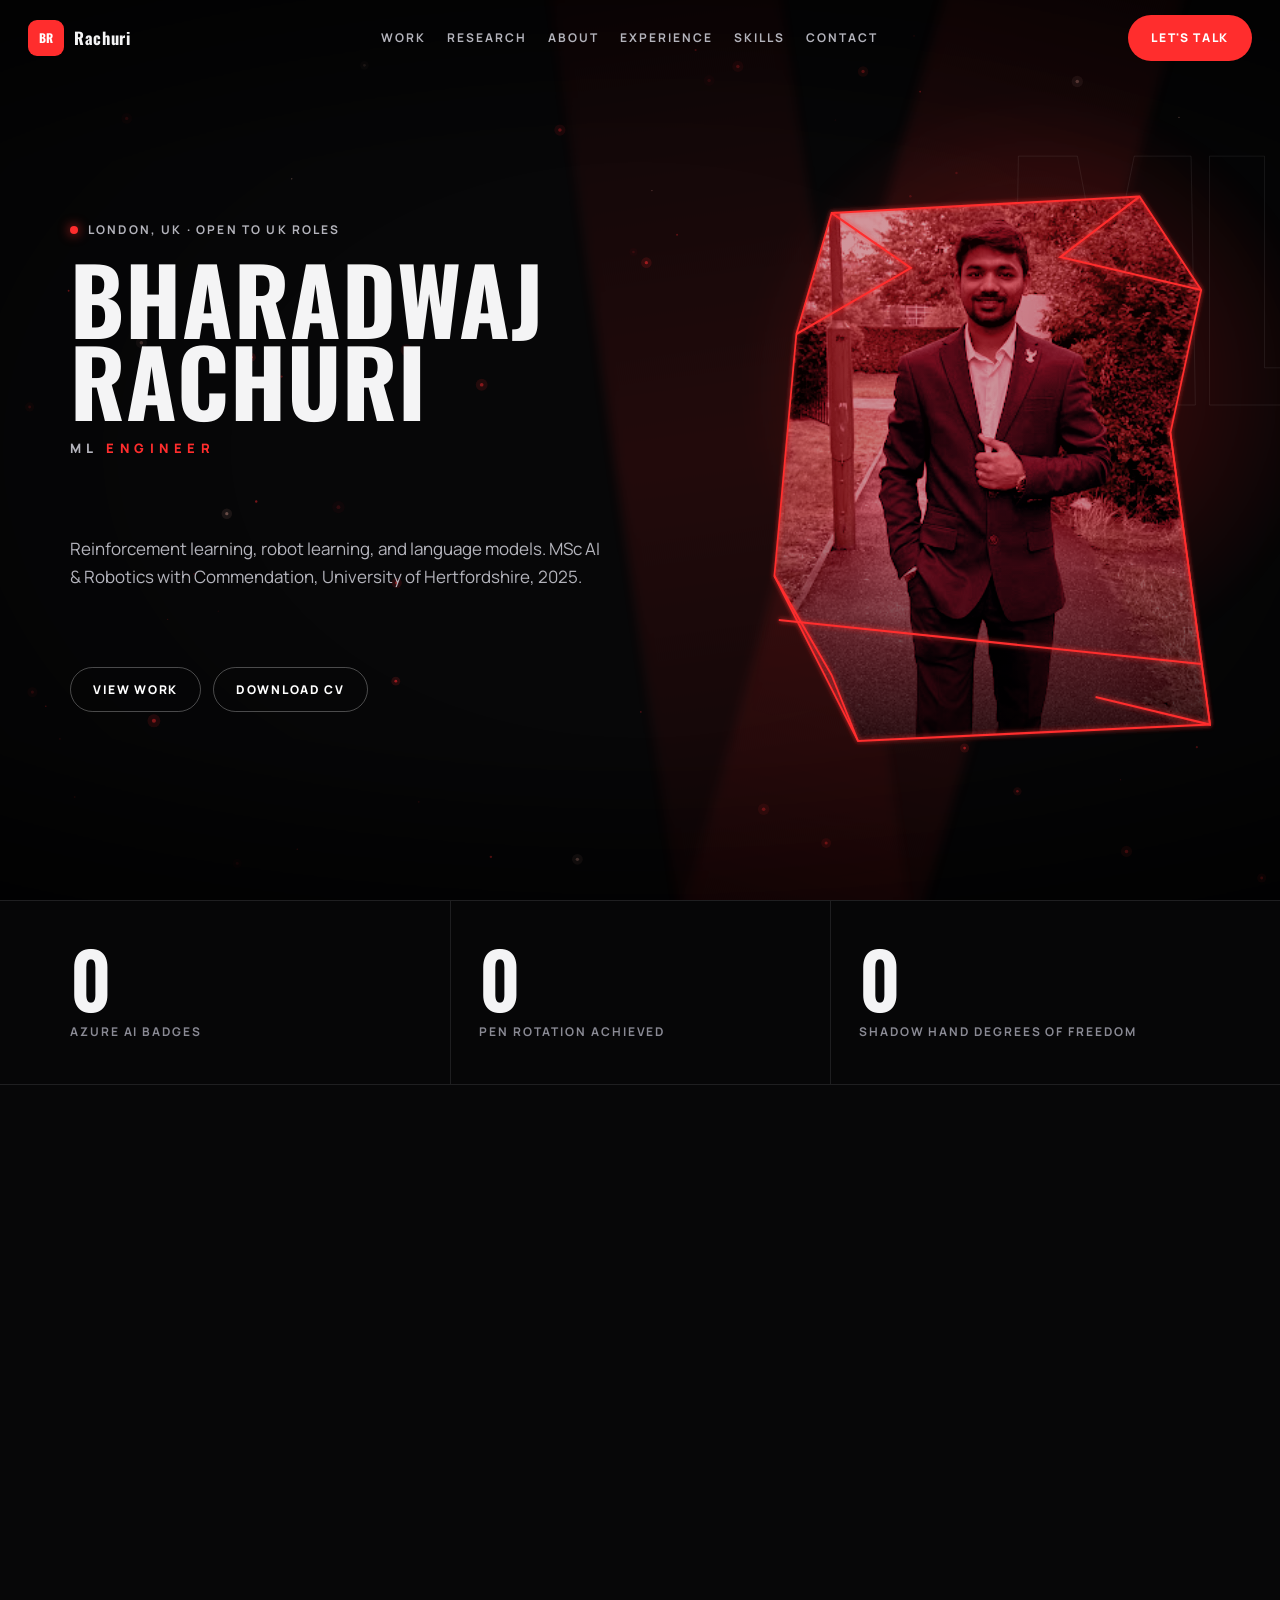
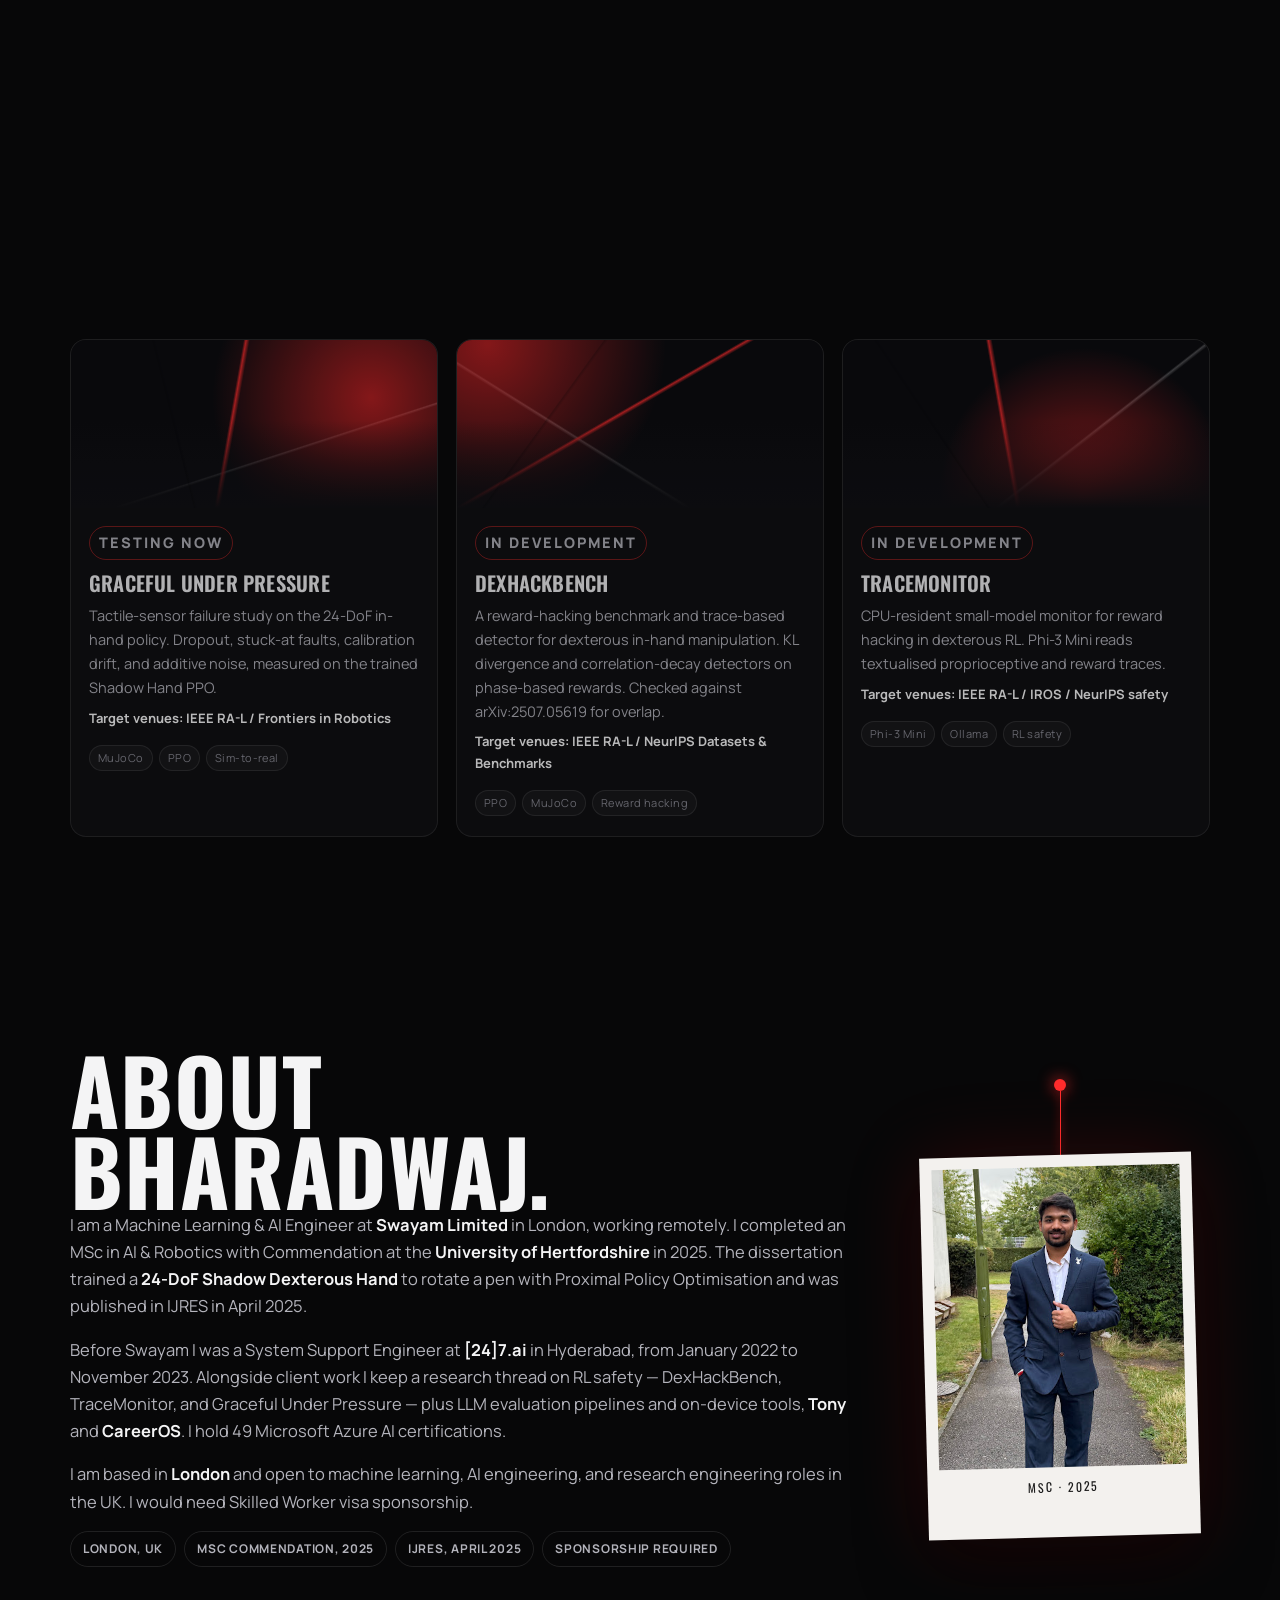
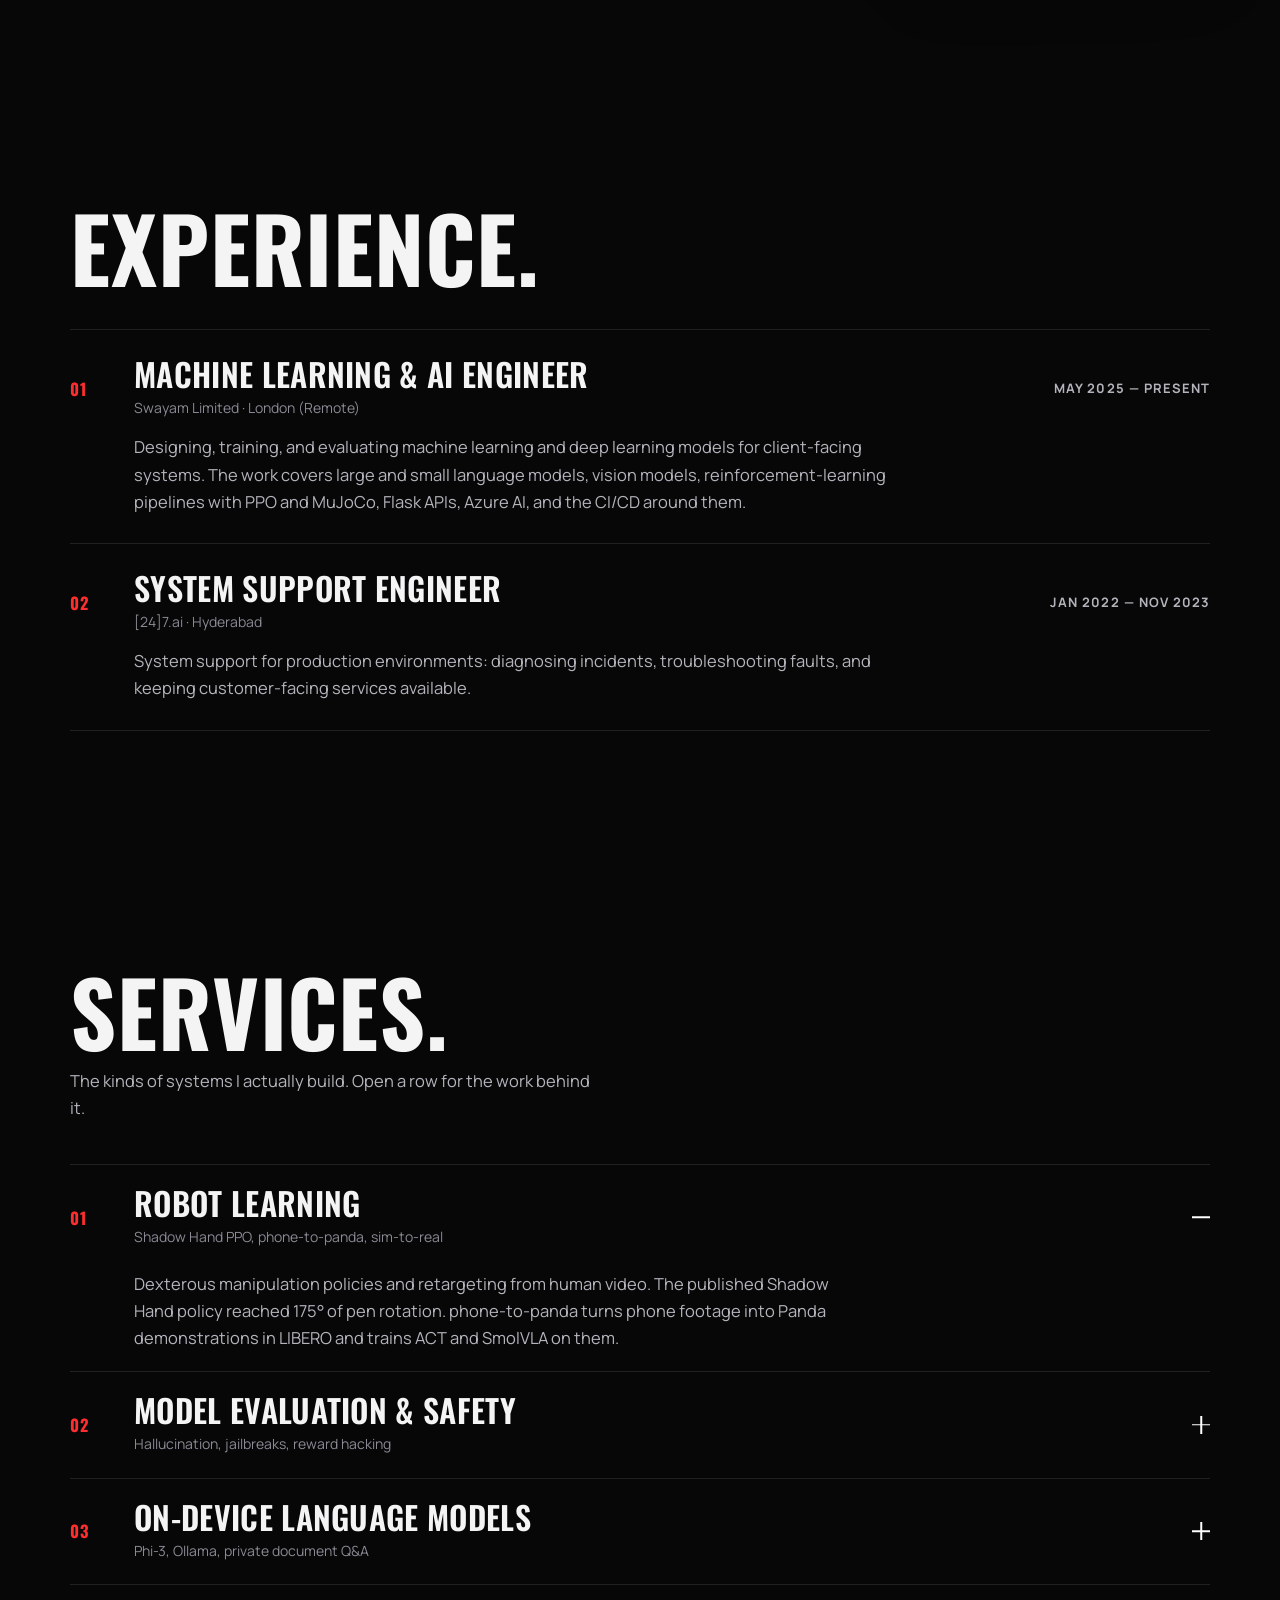
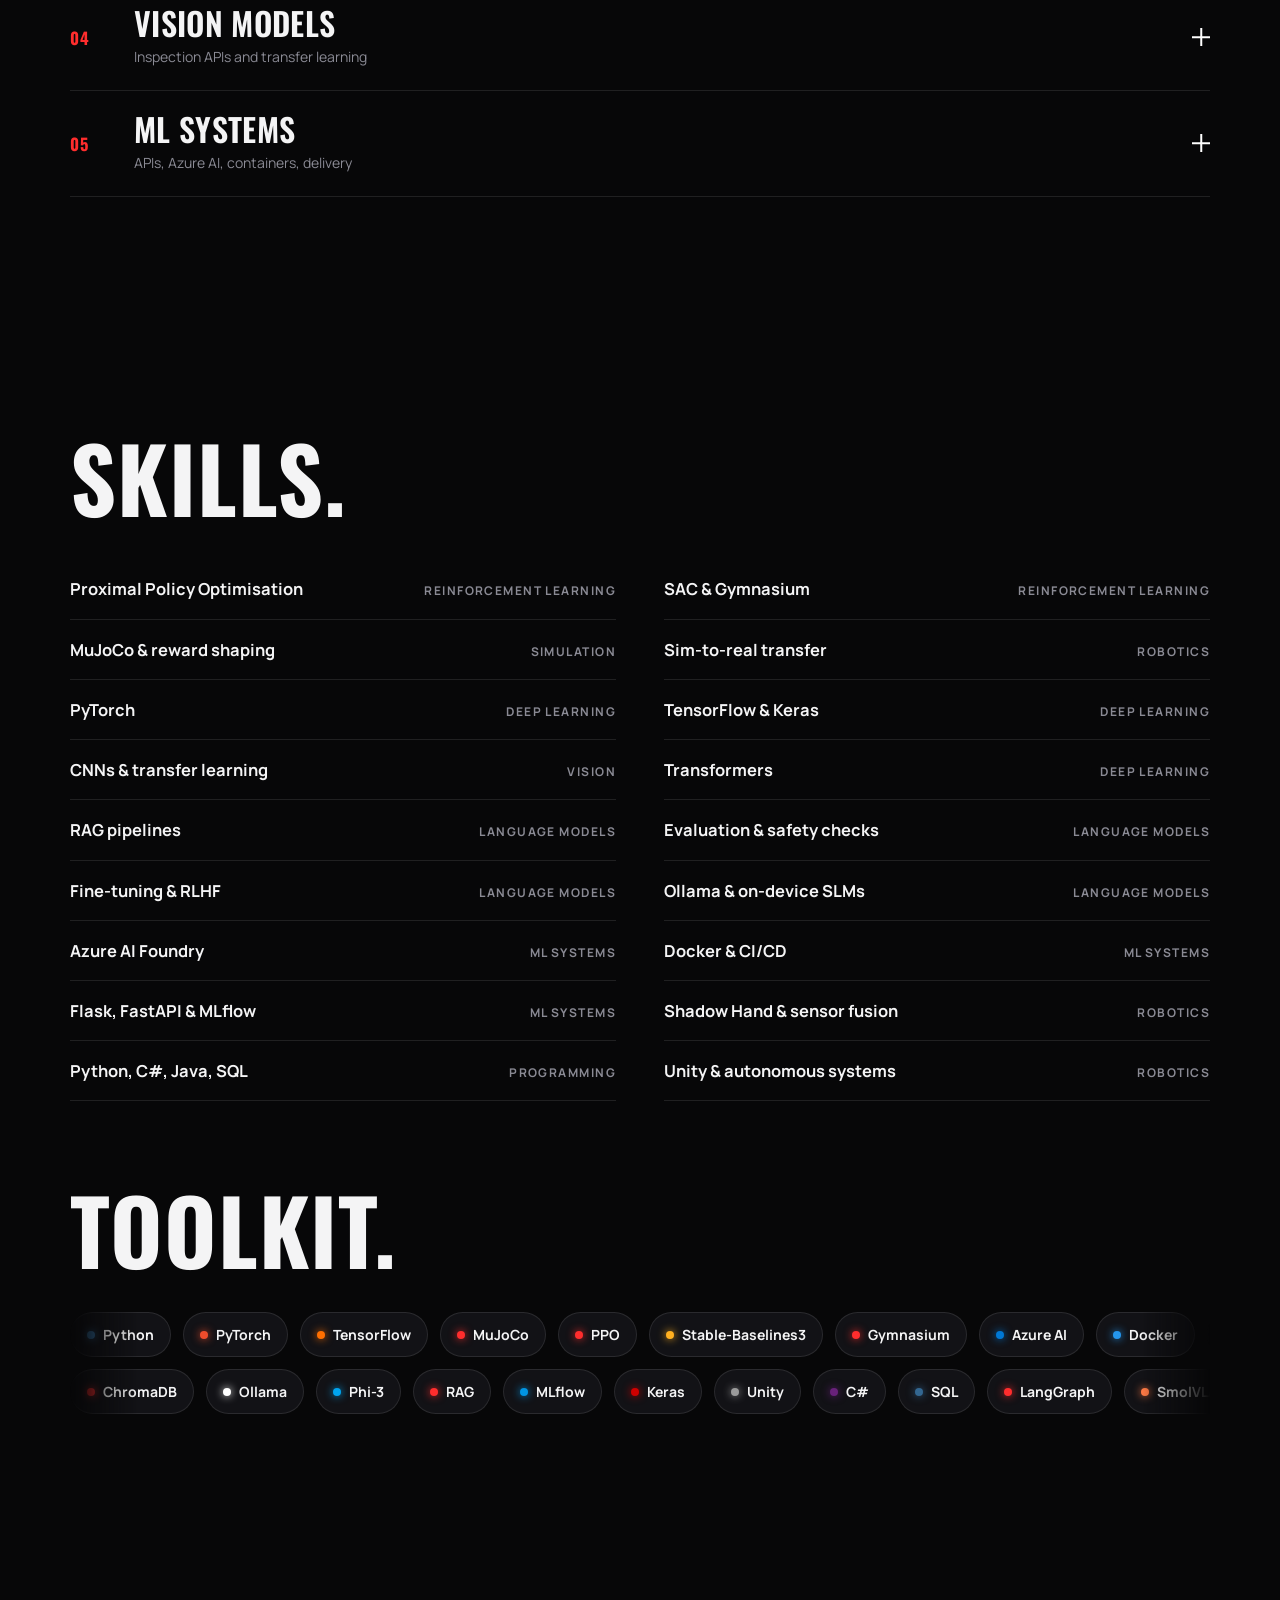
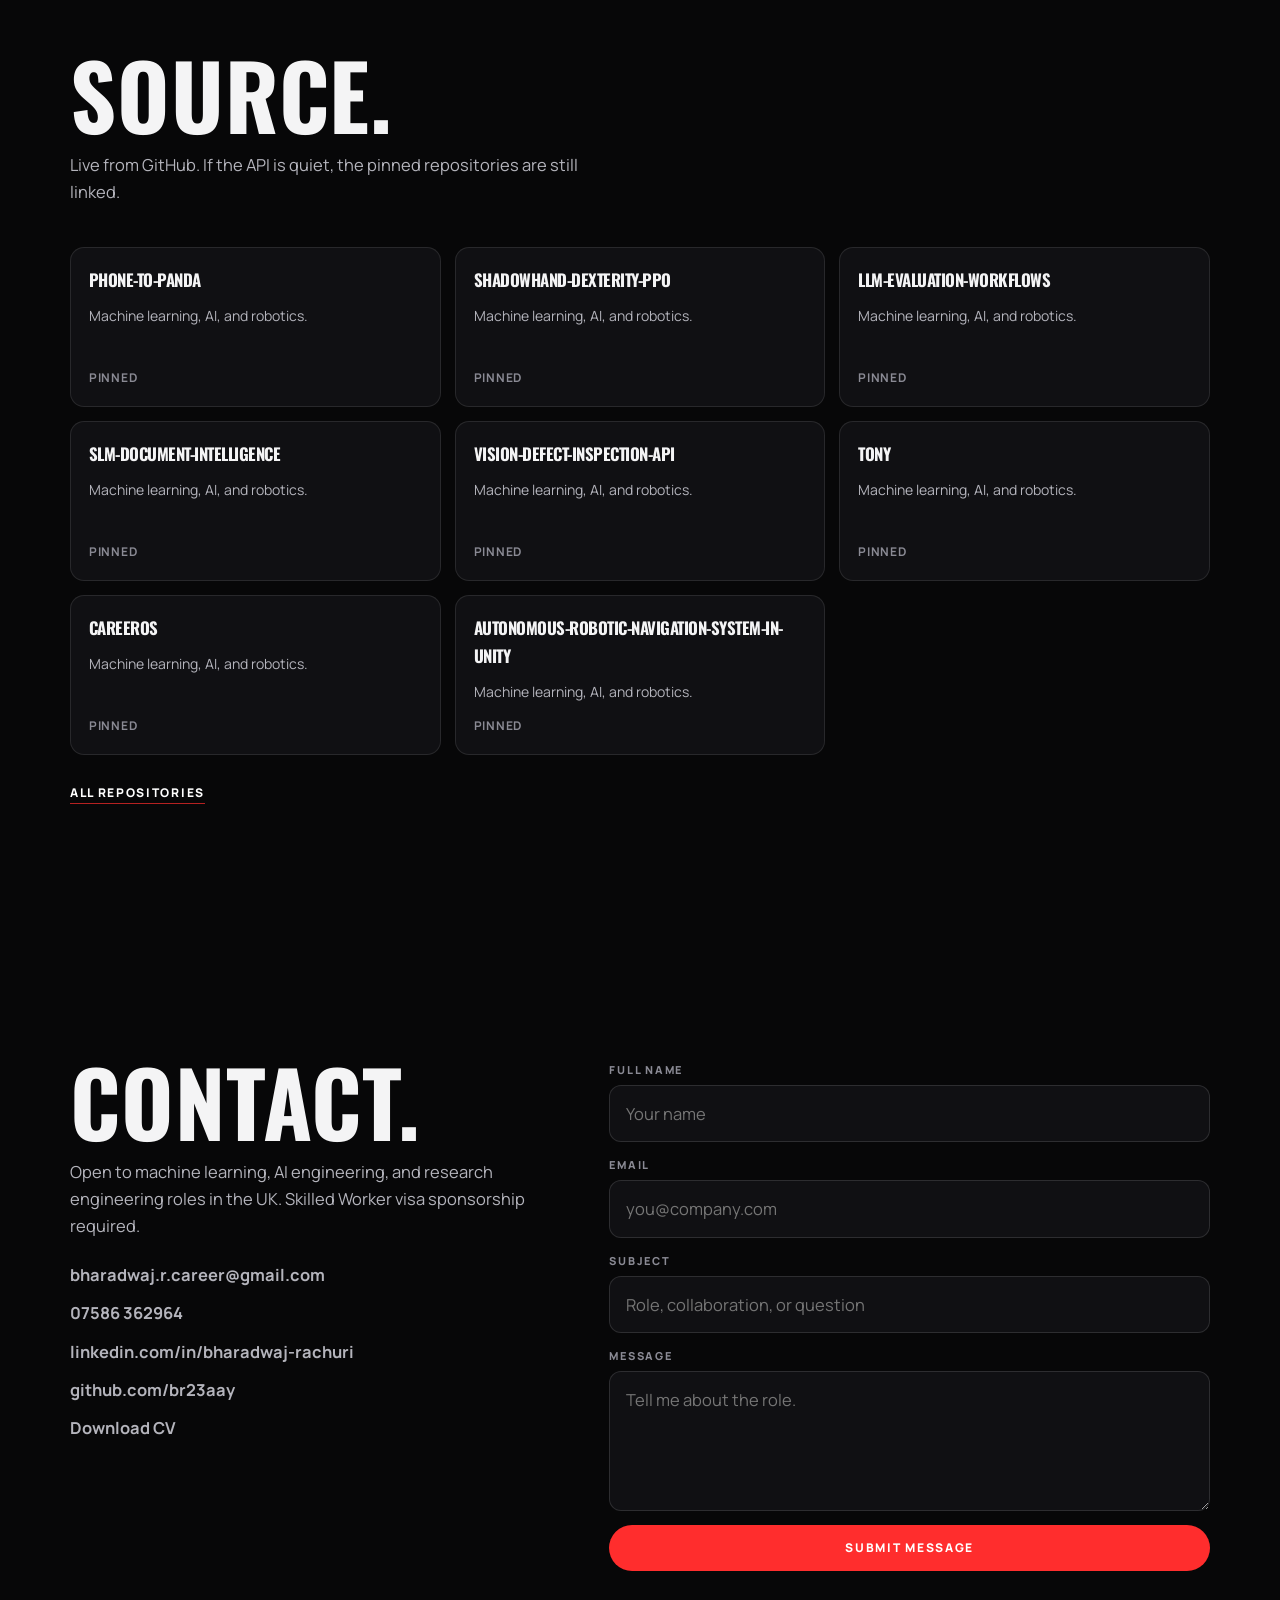
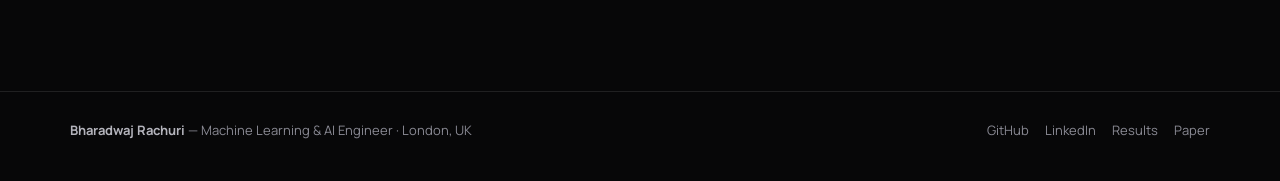
<file: index.html>
<!DOCTYPE html>
<html lang="en">
<head>
<meta charset="UTF-8">
<meta name="viewport" content="width=device-width, initial-scale=1.0">
<title>Bharadwaj Rachuri — ML &amp; AI Engineer | London</title>
<meta name="description" content="Bharadwaj Rachuri is a Machine Learning &amp; AI Engineer in London. MSc AI &amp; Robotics (Commendation), University of Hertfordshire, 2025. IJRES published research and 49 Azure AI badges. Open to UK roles.">
<meta property="og:title" content="Bharadwaj Rachuri — ML &amp; AI Engineer">
<meta property="og:description" content="Machine Learning &amp; AI Engineer in London. MSc AI &amp; Robotics (Commendation), IJRES published research, 49 Azure AI badges. Open to UK roles.">
<meta property="og:image" content="https://br23aay.github.io/Photo.jpg">
<meta property="og:image:alt" content="Bharadwaj Rachuri">
<meta property="og:url" content="https://br23aay.github.io">
<meta property="og:type" content="website">
<meta name="twitter:card" content="summary_large_image">
<meta name="twitter:title" content="Bharadwaj Rachuri — ML &amp; AI Engineer">
<meta name="twitter:description" content="Machine Learning &amp; AI Engineer in London. MSc AI &amp; Robotics (Commendation), IJRES published research, 49 Azure AI badges.">
<meta name="twitter:image" content="https://br23aay.github.io/Photo.jpg">
<meta name="theme-color" content="#070708">
<link rel="canonical" href="https://br23aay.github.io">

<script async src="https://www.googletagmanager.com/gtag/js?id=G-F2FKEY97EV"></script>
<script>
window.dataLayer = window.dataLayer || [];
function gtag(){dataLayer.push(arguments);}
gtag('js', new Date());
gtag('config', 'G-F2FKEY97EV');
</script>

<link rel="preconnect" href="https://fonts.googleapis.com">
<link rel="preconnect" href="https://fonts.gstatic.com" crossorigin>
<link rel="icon" href="data:image/svg+xml,%3Csvg xmlns='http://www.w3.org/2000/svg' viewBox='0 0 32 32'%3E%3Crect width='32' height='32' rx='7' fill='%23ff2d2d'/%3E%3Ctext x='16' y='21.5' text-anchor='middle' font-family='Arial,sans-serif' font-size='12' font-weight='700' fill='white'%3EBR%3C/text%3E%3C/svg%3E">
<link href="https://fonts.googleapis.com/css2?family=Manrope:wght@400;500;600;700;800&family=Oswald:wght@500;600;700&display=swap" rel="stylesheet">
<link rel="stylesheet" href="css/site.css">
<script>
document.documentElement.classList.add("loading");
if (window.matchMedia("(prefers-reduced-motion: reduce)").matches) {
  document.documentElement.classList.add("reduce");
  document.documentElement.classList.remove("loading");
}
</script>
</head>
<body id="top">
<a class="skip" href="#work">Skip to work</a>
<canvas id="particles" aria-hidden="true"></canvas>
<div class="vignette" aria-hidden="true"></div>

<div id="loader">
  <p class="sr-only">Loading</p>
  <p class="load-num" aria-hidden="true"><span id="load-count">0</span><small>%</small></p>
  <p class="load-phrase" aria-hidden="true">Every model trains<br><em>real systems</em></p>
  <div class="load-bar" aria-hidden="true"><span id="load-fill"></span></div>
</div>

<header id="nav">
  <a class="logo" href="#top" aria-label="Bharadwaj Rachuri, home">
    <span class="logo-mark">BR</span>
    <span>Rachuri</span>
  </a>
  <nav class="nav-links" aria-label="Primary">
    <a href="#work">Work</a>
    <a href="#research">Research</a>
    <a href="#about">About</a>
    <a href="#experience">Experience</a>
    <a href="#skills">Skills</a>
    <a href="#contact">Contact</a>
  </nav>
  <a class="btn btn-red nav-cta" href="#contact">Let's talk</a>
  <button class="nav-burger" id="burger" type="button" aria-expanded="false" aria-controls="nav-panel" aria-label="Menu">
    <span></span><span></span><span></span>
  </button>
</header>

<nav class="nav-panel" id="nav-panel" aria-label="Mobile">
  <a href="#work">Work</a>
  <a href="#research">Research</a>
  <a href="#about">About</a>
  <a href="#experience">Experience</a>
  <a href="#skills">Skills</a>
  <a href="#contact">Contact</a>
  <a class="btn btn-red" href="#contact">Let's talk</a>
</nav>

<main>
  <section id="hero" aria-label="Introduction">
    <div class="hero-glow" aria-hidden="true"></div>
    <div class="beam beam-a" aria-hidden="true"></div>
    <div class="beam beam-b" aria-hidden="true"></div>
    <p class="watermark" aria-hidden="true">ML</p>
    <div class="wrap hero-grid">
      <div class="hero-title">
        <p class="eyebrow"><span class="dot" aria-hidden="true"></span> London, UK · Open to UK roles</p>
        <h1>Bharadwaj<br>Rachuri</h1>
        <p class="role">ML <strong>Engineer</strong></p>
      </div>
      <p class="hero-lede">Reinforcement learning, robot learning, and language models. MSc AI &amp; Robotics with Commendation, University of Hertfordshire, 2025.</p>
      <div class="hero-actions">
        <a class="btn btn-ghost" href="#work">View work</a>
        <a class="btn btn-ghost" href="Bharadwaj_Rachuri_CV.pdf" target="_blank" rel="noopener noreferrer">Download CV</a>
      </div>
      <div class="hero-visual">
        <div class="hero-stage">
          <div class="hero-photo">
            <img src="Photo.jpg" alt="Bharadwaj Rachuri in a navy suit" width="432" height="432" fetchpriority="high">
            <div class="grade" aria-hidden="true"></div>
          </div>
          <svg class="shards" viewBox="0 0 100 100" preserveAspectRatio="none" aria-hidden="true">
            <defs>
              <filter id="shard-glow" x="-30%" y="-30%" width="160%" height="160%">
                <feDropShadow dx="0" dy="0" stdDeviation="0.45" flood-color="#ff2d2d" flood-opacity="0.95"/>
              </filter>
            </defs>
            <g fill="none" stroke="#ff2d2d" stroke-width="0.4" filter="url(#shard-glow)">
              <polygon points="14,4 84,1 98,18 91,44 100,97 20,100 1,70 6,26"/>
              <polyline points="14,4 32,14 6,26"/>
              <polyline points="84,1 66,12 98,18"/>
              <polyline points="1,70 14,88 20,100"/>
              <polyline points="91,44 100,97 74,92"/>
              <line x1="2" y1="78" x2="98" y2="86"/>
            </g>
          </svg>
        </div>
      </div>
    </div>
  </section>

  <section class="stats" aria-label="Selected figures">
    <div class="wrap stats-row">
      <p class="stat">
        <span class="stat-num" data-count="49">0</span>
        <span class="stat-label">Azure AI badges</span>
      </p>
      <p class="stat">
        <span class="stat-num" data-count="175" data-suffix="°">0</span>
        <span class="stat-label">Pen rotation achieved</span>
      </p>
      <p class="stat">
        <span class="stat-num" data-count="24">0</span>
        <span class="stat-label">Shadow Hand degrees of freedom</span>
      </p>
    </div>
  </section>

  <section class="block" id="work">
    <div class="wrap">
      <header class="sec-head reveal">
        <h2 class="sec-title">Work.</h2>
        <p class="sec-sub">Published research, robot-learning code, and evaluation tools. The numbers come from training runs, papers, and test logs.</p>
      </header>

      <article class="feature reveal" id="research">
        <div>
          <p class="kicker">IJRES · Vol. 13 · Issue 6 · pp. 164–183 · April 2025</p>
          <h3>Reinforcement learning for dexterous in-hand manipulation</h3>
          <p>First-authored study of a 24-DoF Shadow Dexterous Hand learning to rotate a pen with Proximal Policy Optimisation, phase-based reward shaping, and tactile feedback. The policy was caught exploiting the reward, then corrected. Results held across three training seeds.</p>
          <div class="feature-actions">
            <a href="https://ijres.org/papers/Volume-13/Issue-6/1306164183.pdf" target="_blank" rel="noopener noreferrer">Read paper</a>
            <a href="reward_hacking_visualiser.html">Reward-hacking dashboard</a>
            <a href="https://github.com/br23aay/shadowhand-dexterity-ppo" target="_blank" rel="noopener noreferrer">Source</a>
            <a href="results-dashboard.html">Results hub</a>
          </div>
        </div>
        <div class="feature-metrics">
          <div><strong>175°</strong><span>Rotation achieved</span></div>
          <div><strong>97.2%</strong><span>Of the 180° target</span></div>
          <div><strong>18,007</strong><span>Peak reward</span></div>
          <div><strong>&gt;90%</strong><span>Touch accuracy</span></div>
          <div><strong>3 seeds</strong><span>3.118 ± 0.047 rad</span></div>
          <div><strong>73,728</strong><span>Timesteps on CPU</span></div>
        </div>
      </article>
      <p class="cite reveal">Rachuri, B. (2025). Reinforcement Learning for Robot Dexterous In-Hand Manipulation of Objects (Shadow Hand). <em>IJRES</em>, Vol. 13, Issue 6, pp. 164–183. ISSN: 2320-9364. <a href="https://ijres.org/papers/Volume-13/Issue-6/1306164183.pdf" target="_blank" rel="noopener noreferrer">ijres.org</a></p>

      <div class="card-grid">
        <article class="card reveal">
          <a class="card-media" href="https://github.com/br23aay/phone-to-panda" target="_blank" rel="noopener noreferrer" aria-label="phone-to-panda on GitHub">
            <div class="art" style="--ang:118deg;--gx:78%;--gy:22%"></div>
          </a>
          <div class="card-body">
            <p class="badge">Open source · Oct 2026</p>
            <h3><a href="https://github.com/br23aay/phone-to-panda" target="_blank" rel="noopener noreferrer">phone-to-panda</a></h3>
            <p>Fourteen phone clips of a hand, retargeted to a Panda arm in LIBERO and stored relative to the object so one clip replays on any layout. ACT trained and SmolVLA fine-tuned on the demonstrations, plus a study of how far the motion can be sped up.</p>
            <p class="metric">93% replay success on unseen layouts · 101 demonstrations · ACT and SmolVLA 58% from camera images</p>
            <ul class="tags"><li>LeRobot</li><li>LIBERO</li><li>SmolVLA</li><li>ACT</li><li>MediaPipe</li></ul>
          </div>
        </article>

        <article class="card reveal">
          <a class="card-media" href="reward_hacking_visualiser.html" aria-label="Shadow Hand reward hacking visualiser">
            <div class="art" style="--ang:152deg;--gx:30%;--gy:70%"></div>
          </a>
          <div class="card-body">
            <p class="badge">Live tool</p>
            <h3><a href="reward_hacking_visualiser.html">Shadow Hand reward hacking</a></h3>
            <p>Interactive view of the published run: where reward hacking shows up, KL divergence, touch-sensor accuracy across five fingers, and seed reproducibility.</p>
            <p class="metric">7 charts · 92 training episodes · figures from the paper</p>
            <div class="card-links">
              <a href="reward_hacking_visualiser.html">Dashboard</a>
              <a href="https://github.com/br23aay/shadowhand-dexterity-ppo" target="_blank" rel="noopener noreferrer">Code</a>
            </div>
            <ul class="tags"><li>Chart.js</li><li>JavaScript</li><li>AI safety</li></ul>
          </div>
        </article>

        <article class="card reveal">
          <a class="card-media" href="llm_eval_report.html" aria-label="LLM evaluation report">
            <div class="art" style="--ang:96deg;--gx:84%;--gy:18%"></div>
          </a>
          <div class="card-body">
            <p class="badge">Live project</p>
            <h3><a href="llm_eval_report.html">LLM evaluation workflows</a></h3>
            <p>End-to-end evaluation for hallucination, safety guardrails, jailbreak detection, and RAG. No external dependencies. It runs on CPU.</p>
            <p class="metric">14 pass · 6 warn · 0 fail · average score 0.847</p>
            <div class="card-links">
              <a href="llm_eval_report.html">Report</a>
              <a href="https://github.com/br23aay/llm-evaluation-workflows" target="_blank" rel="noopener noreferrer">Code</a>
            </div>
            <ul class="tags"><li>Python</li><li>RAG</li><li>LLM safety</li></ul>
          </div>
        </article>

        <article class="card reveal">
          <a class="card-media" href="slm-results-dashboard.html" aria-label="SLM document intelligence results">
            <div class="art" style="--ang:140deg;--gx:20%;--gy:30%"></div>
          </a>
          <div class="card-body">
            <p class="badge">Personal build</p>
            <h3><a href="slm-results-dashboard.html">On-premise SLM documents</a></h3>
            <p>Local document question-answering. Phi-3 Mini through Ollama, ChromaDB retrieval, a Flask API, and SQLite logs. Inference stays on the machine.</p>
            <p class="metric">7 endpoints · average groundedness 0.834 · fully local</p>
            <div class="card-links">
              <a href="slm-results-dashboard.html">Results</a>
              <a href="https://github.com/br23aay/slm-document-intelligence" target="_blank" rel="noopener noreferrer">Code</a>
            </div>
            <ul class="tags"><li>Phi-3 Mini</li><li>Ollama</li><li>ChromaDB</li><li>Flask</li></ul>
          </div>
        </article>

        <article class="card reveal">
          <a class="card-media" href="vision-results-dashboard.html" aria-label="Vision defect inspection results">
            <div class="art" style="--ang:70deg;--gx:62%;--gy:80%"></div>
          </a>
          <div class="card-body">
            <p class="badge">Personal build</p>
            <h3><a href="vision-results-dashboard.html">Vision defect inspection</a></h3>
            <p>MobileNetV2 transfer learning classifies product images as defect or no-defect. Flask REST API, Dockerised, and covered by an automated test suite.</p>
            <p class="metric">98.3% train · 91.7% validation · 26/26 tests passing</p>
            <div class="card-links">
              <a href="vision-results-dashboard.html">Results</a>
              <a href="https://github.com/br23aay/vision-defect-inspection-api" target="_blank" rel="noopener noreferrer">Code</a>
            </div>
            <ul class="tags"><li>TensorFlow</li><li>MobileNetV2</li><li>Docker</li></ul>
          </div>
        </article>

        <article class="card reveal">
          <a class="card-media" href="https://github.com/br23aay/Autonomous-Robotic-Navigation-System-in-Unity" target="_blank" rel="noopener noreferrer" aria-label="Autonomous robotic navigation on GitHub">
            <div class="art" style="--ang:164deg;--gx:40%;--gy:24%"></div>
          </a>
          <div class="card-body">
            <p class="badge">MSc · 100 / 100</p>
            <h3><a href="https://github.com/br23aay/Autonomous-Robotic-Navigation-System-in-Unity" target="_blank" rel="noopener noreferrer">Autonomous navigation</a></h3>
            <p>Sensor-driven vehicle in Unity. A seven-ray sensor array handles lane-keeping and obstacle avoidance. Scored 100/100 in the MSc assessment.</p>
            <p class="metric">Full autonomous loop · 7-sensor array</p>
            <ul class="tags"><li>Unity</li><li>C#</li><li>Sensor fusion</li></ul>
          </div>
        </article>

        <article class="card reveal">
          <a class="card-media" href="https://github.com/br23aay/tony" target="_blank" rel="noopener noreferrer" aria-label="Tony on GitHub">
            <div class="art" style="--ang:108deg;--gx:88%;--gy:60%"></div>
          </a>
          <div class="card-body">
            <p class="badge">Personal tool · May 2025 – present</p>
            <h3><a href="https://github.com/br23aay/tony" target="_blank" rel="noopener noreferrer">Tony</a></h3>
            <p>Local assistant with a skill folder for each behaviour. A matching message loads that skill into context. Multi-model backend via Ollama, a markdown vault, and a security layer. Python, Flask, and HTML.</p>
            <p class="metric">Skill-based context · local models · in active development</p>
            <ul class="tags"><li>Python</li><li>Flask</li><li>Ollama</li><li>LLM</li></ul>
          </div>
        </article>

        <article class="card reveal">
          <a class="card-media" href="https://github.com/br23aay/CareerOS" target="_blank" rel="noopener noreferrer" aria-label="CareerOS on GitHub">
            <div class="art" style="--ang:132deg;--gx:18%;--gy:78%"></div>
          </a>
          <div class="card-body">
            <p class="badge">Personal tool · May 2025 – present</p>
            <h3><a href="https://github.com/br23aay/CareerOS" target="_blank" rel="noopener noreferrer">CareerOS</a></h3>
            <p>Local-first system for a job search: Adzuna search, ghost-job checks, ATS scoring, a resume writer, Gmail monitoring, and analytics. A person approves anything that would be sent. LangGraph orchestration is in progress.</p>
            <p class="metric">13 departments · human approval gate</p>
            <ul class="tags"><li>Python</li><li>Streamlit</li><li>SQLite</li><li>LangGraph</li></ul>
          </div>
        </article>
      </div>

      <p class="group-label reveal">In progress</p>
      <div class="card-grid">
        <article class="card is-soon reveal">
          <div class="art" style="--ang:100deg;--gx:70%;--gy:40%"></div>
          <div class="card-body">
            <p class="badge">Testing now</p>
            <h3>Graceful Under Pressure</h3>
            <p>Tactile-sensor failure study on the 24-DoF in-hand policy. Dropout, stuck-at faults, calibration drift, and additive noise, measured on the trained Shadow Hand PPO.</p>
            <p class="metric">Target venues: IEEE RA-L / Frontiers in Robotics</p>
            <ul class="tags"><li>MuJoCo</li><li>PPO</li><li>Sim-to-real</li></ul>
          </div>
        </article>
        <article class="card is-soon reveal">
          <div class="art" style="--ang:150deg;--gx:24%;--gy:20%"></div>
          <div class="card-body">
            <p class="badge">In development</p>
            <h3>DexHackBench</h3>
            <p>A reward-hacking benchmark and trace-based detector for dexterous in-hand manipulation. KL divergence and correlation-decay detectors on phase-based rewards. Checked against arXiv:2507.05619 for overlap.</p>
            <p class="metric">Target venues: IEEE RA-L / NeurIPS Datasets &amp; Benchmarks</p>
            <ul class="tags"><li>PPO</li><li>MuJoCo</li><li>Reward hacking</li></ul>
          </div>
        </article>
        <article class="card is-soon reveal">
          <div class="art" style="--ang:80deg;--gx:60%;--gy:76%"></div>
          <div class="card-body">
            <p class="badge">In development</p>
            <h3>TraceMonitor</h3>
            <p>CPU-resident small-model monitor for reward hacking in dexterous RL. Phi-3 Mini reads textualised proprioceptive and reward traces.</p>
            <p class="metric">Target venues: IEEE RA-L / IROS / NeurIPS safety</p>
            <ul class="tags"><li>Phi-3 Mini</li><li>Ollama</li><li>RL safety</li></ul>
          </div>
        </article>
      </div>
    </div>
  </section>

  <section class="block" id="about">
    <div class="wrap about-grid">
      <div class="about-copy reveal">
        <h2 class="sec-title">About<br>Bharadwaj.</h2>
        <p>I am a Machine Learning &amp; AI Engineer at <strong>Swayam Limited</strong> in London, working remotely. I completed an MSc in AI &amp; Robotics with Commendation at the <strong>University of Hertfordshire</strong> in 2025. The dissertation trained a <strong>24-DoF Shadow Dexterous Hand</strong> to rotate a pen with Proximal Policy Optimisation and was published in IJRES in April 2025.</p>
        <p>Before Swayam I was a System Support Engineer at <strong>[24]7.ai</strong> in Hyderabad, from January 2022 to November 2023. Alongside client work I keep a research thread on RL safety — DexHackBench, TraceMonitor, and Graceful Under Pressure — plus LLM evaluation pipelines and on-device tools, <strong>Tony</strong> and <strong>CareerOS</strong>. I hold 49 Microsoft Azure AI certifications.</p>
        <p>I am based in <strong>London</strong> and open to machine learning, AI engineering, and research engineering roles in the UK. I would need Skilled Worker visa sponsorship.</p>
        <div class="about-meta">
          <span class="chip">London, UK</span>
          <span class="chip">MSc commendation, 2025</span>
          <span class="chip">IJRES, April 2025</span>
          <span class="chip">Sponsorship required</span>
        </div>
      </div>
      <div class="reveal">
        <div class="swing-wrap">
          <div class="pin" aria-hidden="true"></div>
          <div class="string" aria-hidden="true"></div>
          <figure class="polaroid">
            <img src="Photo.jpg" alt="Portrait of Bharadwaj Rachuri" width="432" height="432" loading="lazy">
            <figcaption>MSc · 2025</figcaption>
          </figure>
        </div>
      </div>
    </div>
  </section>

  <section class="block" id="experience">
    <div class="wrap">
      <header class="sec-head reveal">
        <h2 class="sec-title">Experience.</h2>
      </header>
      <div class="jobs">
        <article class="job reveal">
          <div class="job-top">
            <span class="job-idx">01</span>
            <div>
              <h3>Machine Learning &amp; AI Engineer</h3>
              <p class="job-meta">Swayam Limited · London (Remote)</p>
            </div>
            <time datetime="2025-05">May 2025 — Present</time>
          </div>
          <p class="job-body">Designing, training, and evaluating machine learning and deep learning models for client-facing systems. The work covers large and small language models, vision models, reinforcement-learning pipelines with PPO and MuJoCo, Flask APIs, Azure AI, and the CI/CD around them.</p>
        </article>
        <article class="job reveal">
          <div class="job-top">
            <span class="job-idx">02</span>
            <div>
              <h3>System Support Engineer</h3>
              <p class="job-meta">[24]7.ai · Hyderabad</p>
            </div>
            <time datetime="2022-01/2023-11">Jan 2022 — Nov 2023</time>
          </div>
          <p class="job-body">System support for production environments: diagnosing incidents, troubleshooting faults, and keeping customer-facing services available.</p>
        </article>
      </div>
    </div>
  </section>

  <section class="block" id="services">
    <div class="wrap">
      <header class="sec-head reveal">
        <h2 class="sec-title">Services.</h2>
        <p class="sec-sub">The kinds of systems I actually build. Open a row for the work behind it.</p>
      </header>
      <div class="acc-list">
        <div class="acc is-open reveal">
          <button class="acc-btn" type="button" aria-expanded="true">
            <span class="acc-idx">01</span>
            <span>
              <span class="acc-title">Robot learning</span>
              <span class="acc-tease">Shadow Hand PPO, phone-to-panda, sim-to-real</span>
            </span>
            <span class="plus" aria-hidden="true"></span>
          </button>
          <div class="acc-panel">
            <div class="acc-inner">
              <p>Dexterous manipulation policies and retargeting from human video. The published Shadow Hand policy reached 175° of pen rotation. phone-to-panda turns phone footage into Panda demonstrations in LIBERO and trains ACT and SmolVLA on them.</p>
            </div>
          </div>
        </div>
        <div class="acc reveal">
          <button class="acc-btn" type="button" aria-expanded="false">
            <span class="acc-idx">02</span>
            <span>
              <span class="acc-title">Model evaluation &amp; safety</span>
              <span class="acc-tease">Hallucination, jailbreaks, reward hacking</span>
            </span>
            <span class="plus" aria-hidden="true"></span>
          </button>
          <div class="acc-panel">
            <div class="acc-inner">
              <p>A CPU evaluation engine for language-model hallucination, safety, and RAG, averaging 0.847 with zero failures in the published report. Separate research tracks reward hacking in dexterous RL: DexHackBench and TraceMonitor.</p>
            </div>
          </div>
        </div>
        <div class="acc reveal">
          <button class="acc-btn" type="button" aria-expanded="false">
            <span class="acc-idx">03</span>
            <span>
              <span class="acc-title">On-device language models</span>
              <span class="acc-tease">Phi-3, Ollama, private document Q&amp;A</span>
            </span>
            <span class="plus" aria-hidden="true"></span>
          </button>
          <div class="acc-panel">
            <div class="acc-inner">
              <p>Document question-answering that never leaves the machine: Phi-3 Mini, ChromaDB, Flask, and SQLite. Average groundedness 0.834 across the logged queries. Tony uses the same local-model pattern for a skill-based assistant.</p>
            </div>
          </div>
        </div>
        <div class="acc reveal">
          <button class="acc-btn" type="button" aria-expanded="false">
            <span class="acc-idx">04</span>
            <span>
              <span class="acc-title">Vision models</span>
              <span class="acc-tease">Inspection APIs and transfer learning</span>
            </span>
            <span class="plus" aria-hidden="true"></span>
          </button>
          <div class="acc-panel">
            <div class="acc-inner">
              <p>MobileNetV2 defect classification behind a Dockerised Flask API. 98.3% training accuracy, 91.7% validation accuracy, and 26 of 26 tests passing.</p>
            </div>
          </div>
        </div>
        <div class="acc reveal">
          <button class="acc-btn" type="button" aria-expanded="false">
            <span class="acc-idx">05</span>
            <span>
              <span class="acc-title">ML systems</span>
              <span class="acc-tease">APIs, Azure AI, containers, delivery</span>
            </span>
            <span class="plus" aria-hidden="true"></span>
          </button>
          <div class="acc-panel">
            <div class="acc-inner">
              <p>The unglamorous layer around a model: Flask and FastAPI services, Azure AI, Docker, and CI/CD so a trained policy or classifier can be called by someone else. Forty-nine Azure AI badges sit behind that work.</p>
            </div>
          </div>
        </div>
      </div>
    </div>
  </section>

  <section class="block" id="skills">
    <div class="wrap">
      <header class="sec-head reveal">
        <h2 class="sec-title">Skills.</h2>
      </header>
      <div class="skill-grid reveal">
        <div class="skill-row"><span>Proximal Policy Optimisation</span><em>Reinforcement learning</em></div>
        <div class="skill-row"><span>SAC &amp; Gymnasium</span><em>Reinforcement learning</em></div>
        <div class="skill-row"><span>MuJoCo &amp; reward shaping</span><em>Simulation</em></div>
        <div class="skill-row"><span>Sim-to-real transfer</span><em>Robotics</em></div>
        <div class="skill-row"><span>PyTorch</span><em>Deep learning</em></div>
        <div class="skill-row"><span>TensorFlow &amp; Keras</span><em>Deep learning</em></div>
        <div class="skill-row"><span>CNNs &amp; transfer learning</span><em>Vision</em></div>
        <div class="skill-row"><span>Transformers</span><em>Deep learning</em></div>
        <div class="skill-row"><span>RAG pipelines</span><em>Language models</em></div>
        <div class="skill-row"><span>Evaluation &amp; safety checks</span><em>Language models</em></div>
        <div class="skill-row"><span>Fine-tuning &amp; RLHF</span><em>Language models</em></div>
        <div class="skill-row"><span>Ollama &amp; on-device SLMs</span><em>Language models</em></div>
        <div class="skill-row"><span>Azure AI Foundry</span><em>ML systems</em></div>
        <div class="skill-row"><span>Docker &amp; CI/CD</span><em>ML systems</em></div>
        <div class="skill-row"><span>Flask, FastAPI &amp; MLflow</span><em>ML systems</em></div>
        <div class="skill-row"><span>Shadow Hand &amp; sensor fusion</span><em>Robotics</em></div>
        <div class="skill-row"><span>Python, C#, Java, SQL</span><em>Programming</em></div>
        <div class="skill-row"><span>Unity &amp; autonomous systems</span><em>Robotics</em></div>
      </div>

      <header class="sec-head reveal" style="margin-top:88px">
        <h2 class="sec-title">Toolkit.</h2>
      </header>
      <div class="marquee" aria-label="Toolkit">
        <div class="marquee-track">
          <span class="pill"><i style="--c:#3776AB"></i>Python</span>
          <span class="pill"><i style="--c:#EE4C2C"></i>PyTorch</span>
          <span class="pill"><i style="--c:#FF6F00"></i>TensorFlow</span>
          <span class="pill"><i style="--c:#ff2d2d"></i>MuJoCo</span>
          <span class="pill"><i style="--c:#ff2d2d"></i>PPO</span>
          <span class="pill"><i style="--c:#ffb020"></i>Stable-Baselines3</span>
          <span class="pill"><i style="--c:#ff2d2d"></i>Gymnasium</span>
          <span class="pill"><i style="--c:#0078D4"></i>Azure AI</span>
          <span class="pill"><i style="--c:#2496ED"></i>Docker</span>
          <span class="pill"><i style="--c:#c9c9c9"></i>Flask</span>
          <span class="pill"><i style="--c:#009688"></i>FastAPI</span>
          <span class="pill"><i style="--c:#F05032"></i>Git</span>
          <span class="pill" aria-hidden="true"><i style="--c:#3776AB"></i>Python</span>
          <span class="pill" aria-hidden="true"><i style="--c:#EE4C2C"></i>PyTorch</span>
          <span class="pill" aria-hidden="true"><i style="--c:#FF6F00"></i>TensorFlow</span>
          <span class="pill" aria-hidden="true"><i style="--c:#ff2d2d"></i>MuJoCo</span>
          <span class="pill" aria-hidden="true"><i style="--c:#ff2d2d"></i>PPO</span>
          <span class="pill" aria-hidden="true"><i style="--c:#ffb020"></i>Stable-Baselines3</span>
          <span class="pill" aria-hidden="true"><i style="--c:#ff2d2d"></i>Gymnasium</span>
          <span class="pill" aria-hidden="true"><i style="--c:#0078D4"></i>Azure AI</span>
          <span class="pill" aria-hidden="true"><i style="--c:#2496ED"></i>Docker</span>
          <span class="pill" aria-hidden="true"><i style="--c:#c9c9c9"></i>Flask</span>
          <span class="pill" aria-hidden="true"><i style="--c:#009688"></i>FastAPI</span>
          <span class="pill" aria-hidden="true"><i style="--c:#F05032"></i>Git</span>
        </div>
      </div>
      <div class="marquee reverse" aria-hidden="true">
        <div class="marquee-track">
          <span class="pill"><i style="--c:#ff2d2d"></i>ChromaDB</span>
          <span class="pill"><i style="--c:#fff"></i>Ollama</span>
          <span class="pill"><i style="--c:#00A4EF"></i>Phi-3</span>
          <span class="pill"><i style="--c:#ff2d2d"></i>RAG</span>
          <span class="pill"><i style="--c:#0194E2"></i>MLflow</span>
          <span class="pill"><i style="--c:#D00000"></i>Keras</span>
          <span class="pill"><i style="--c:#9b9b9b"></i>Unity</span>
          <span class="pill"><i style="--c:#68217A"></i>C#</span>
          <span class="pill"><i style="--c:#336791"></i>SQL</span>
          <span class="pill"><i style="--c:#ff2d2d"></i>LangGraph</span>
          <span class="pill"><i style="--c:#ff7a45"></i>SmolVLA</span>
          <span class="pill"><i style="--c:#ff6a3d"></i>LeRobot</span>
          <span class="pill"><i style="--c:#00B3A4"></i>MediaPipe</span>
          <span class="pill"><i style="--c:#ff2d2d"></i>Transformers</span>
          <span class="pill"><i style="--c:#ff2d2d"></i>ChromaDB</span>
          <span class="pill"><i style="--c:#fff"></i>Ollama</span>
          <span class="pill"><i style="--c:#00A4EF"></i>Phi-3</span>
          <span class="pill"><i style="--c:#ff2d2d"></i>RAG</span>
          <span class="pill"><i style="--c:#0194E2"></i>MLflow</span>
          <span class="pill"><i style="--c:#D00000"></i>Keras</span>
          <span class="pill"><i style="--c:#9b9b9b"></i>Unity</span>
          <span class="pill"><i style="--c:#68217A"></i>C#</span>
          <span class="pill"><i style="--c:#336791"></i>SQL</span>
          <span class="pill"><i style="--c:#ff2d2d"></i>LangGraph</span>
          <span class="pill"><i style="--c:#ff7a45"></i>SmolVLA</span>
          <span class="pill"><i style="--c:#ff6a3d"></i>LeRobot</span>
          <span class="pill"><i style="--c:#00B3A4"></i>MediaPipe</span>
          <span class="pill"><i style="--c:#ff2d2d"></i>Transformers</span>
        </div>
      </div>
    </div>
  </section>

  <section class="block" id="source">
    <div class="wrap">
      <header class="sec-head reveal">
        <h2 class="sec-title">Source.</h2>
        <p class="sec-sub">Live from GitHub. If the API is quiet, the pinned repositories are still linked.</p>
      </header>
      <div id="repo-grid" class="repo-grid" aria-live="polite">
        <a class="repo" href="https://github.com/br23aay" target="_blank" rel="noopener noreferrer">
          <strong>Loading repositories</strong>
          <p>Fetching br23aay on GitHub.</p>
        </a>
      </div>
      <p style="margin-top:22px"><a class="text-link" href="https://github.com/br23aay" target="_blank" rel="noopener noreferrer">All repositories</a></p>
    </div>
  </section>

  <section class="block" id="contact">
    <div class="wrap contact-layout">
      <div class="reveal">
        <h2 class="sec-title">Contact.</h2>
        <p class="sec-sub">Open to machine learning, AI engineering, and research engineering roles in the UK. Skilled Worker visa sponsorship required.</p>
        <div class="contact-links">
          <a href="mailto:bharadwaj.r.career@gmail.com">bharadwaj.r.career@gmail.com</a>
          <a href="tel:+447586362964">07586 362964</a>
          <a href="https://linkedin.com/in/bharadwaj-rachuri" target="_blank" rel="noopener noreferrer">linkedin.com/in/bharadwaj-rachuri</a>
          <a href="https://github.com/br23aay" target="_blank" rel="noopener noreferrer">github.com/br23aay</a>
          <a href="Bharadwaj_Rachuri_CV.pdf" target="_blank" rel="noopener noreferrer">Download CV</a>
        </div>
      </div>
      <form class="reveal" id="contact-form" action="https://formspree.io/f/maqzndwe" method="POST">
        <div class="field">
          <label for="name">Full name</label>
          <input id="name" name="name" type="text" autocomplete="name" required placeholder="Your name">
        </div>
        <div class="field">
          <label for="email">Email</label>
          <input id="email" name="email" type="email" autocomplete="email" required placeholder="you@company.com">
        </div>
        <div class="field">
          <label for="subject">Subject</label>
          <input id="subject" name="subject" type="text" placeholder="Role, collaboration, or question">
        </div>
        <div class="field">
          <label for="message">Message</label>
          <textarea id="message" name="message" required placeholder="Tell me about the role."></textarea>
        </div>
        <button class="btn btn-red" id="contact-submit" type="submit">Submit message</button>
        <p class="form-note" id="form-ok" role="status">Message sent. I’ll get back to you within 24 hours.</p>
        <p class="form-note" id="form-err" role="status">Something went wrong. Email bharadwaj.r.career@gmail.com directly.</p>
      </form>
    </div>
  </section>
</main>

<footer>
  <div class="wrap foot">
    <div><strong>Bharadwaj Rachuri</strong> — Machine Learning &amp; AI Engineer · London, UK</div>
    <nav aria-label="Footer">
      <a href="https://github.com/br23aay" target="_blank" rel="noopener noreferrer">GitHub</a>
      <a href="https://linkedin.com/in/bharadwaj-rachuri" target="_blank" rel="noopener noreferrer">LinkedIn</a>
      <a href="results-dashboard.html">Results</a>
      <a href="https://ijres.org/papers/Volume-13/Issue-6/1306164183.pdf" target="_blank" rel="noopener noreferrer">Paper</a>
    </nav>
  </div>
</footer>

<noscript>
  <style>
    #loader { display: none !important; }
    html, body { overflow: auto !important; }
    .reveal { opacity: 1 !important; transform: none !important; }
    .stat-num[data-count="49"]::after { content: none; }
  </style>
</noscript>
<script src="js/site.js"></script>
</body>
</html>
</file>
<file: css/site.css>
:root {
  --bg: #070708;
  --bg-raise: #101013;
  --ink: #f4f4f5;
  --muted: #b4b4bc;
  --dim: #8a8a94;
  --line: rgba(255, 255, 255, 0.1);
  --red: #ff2d2d;
  --red-2: #ff4d4d;
  --display: "Oswald", "Arial Narrow", Impact, sans-serif;
  --body: "Manrope", "Segoe UI", sans-serif;
  --nav: 76px;
  --wrap: 1140px;
}

*,
*::before,
*::after { box-sizing: border-box; }

html { scroll-behavior: smooth; color-scheme: dark; }

html.loading,
html.loading body { overflow: hidden; }

body {
  margin: 0;
  background: var(--bg);
  color: var(--ink);
  font-family: var(--body);
  font-size: 16.5px;
  line-height: 1.65;
  overflow-x: hidden;
}

img { max-width: 100%; display: block; }
button, input, textarea { font: inherit; color: inherit; }
a { color: inherit; text-decoration: none; }
button { cursor: pointer; }
::selection { background: var(--red); color: #fff; }

:focus-visible {
  outline: 2px solid var(--red);
  outline-offset: 3px;
}

.skip {
  position: absolute;
  left: 16px;
  top: -48px;
  z-index: 80;
  background: var(--red);
  color: #fff;
  padding: 8px 14px;
  border-radius: 999px;
  font-weight: 700;
}
.skip:focus { top: 16px; }

#particles {
  position: fixed;
  inset: 0;
  z-index: 0;
  width: 100%;
  height: 100%;
  pointer-events: none;
}

.vignette {
  position: fixed;
  inset: 0;
  z-index: 1;
  pointer-events: none;
  background:
    radial-gradient(ellipse at center, transparent 45%, rgba(0, 0, 0, 0.55) 100%),
    linear-gradient(180deg, rgba(0, 0, 0, 0.35), transparent 18%, transparent 82%, rgba(0, 0, 0, 0.45));
}

#loader {
  position: fixed;
  inset: 0;
  z-index: 90;
  background:
    radial-gradient(circle at 72% 42%, rgba(190, 0, 0, 0.32), transparent 36%),
    radial-gradient(circle at 18% 80%, rgba(120, 0, 0, 0.22), transparent 32%),
    #050506;
  transition: opacity 0.7s ease, visibility 0.7s ease;
}

#loader.is-done {
  opacity: 0;
  visibility: hidden;
}

.load-num {
  position: absolute;
  top: 11vh;
  left: 7vw;
  margin: 0;
  font-family: var(--display);
  font-weight: 600;
  font-size: clamp(5.5rem, 16vw, 11rem);
  letter-spacing: -0.06em;
  line-height: 0.8;
}

.load-num small {
  font-size: 0.38em;
  margin-left: 0.06em;
  letter-spacing: 0;
}

.load-phrase {
  position: absolute;
  left: 50%;
  top: 50%;
  transform: translate(-50%, -50%);
  margin: 0;
  width: min(92vw, 920px);
  text-align: center;
  font-family: var(--display);
  font-weight: 700;
  font-size: clamp(0.95rem, 2.4vw, 1.55rem);
  letter-spacing: 0.34em;
  text-transform: uppercase;
  line-height: 1.55;
}

.load-phrase em {
  font-style: normal;
  color: var(--red);
}

.load-bar {
  position: absolute;
  left: 0;
  right: 0;
  bottom: 0;
  height: 3px;
  background: rgba(255, 255, 255, 0.06);
  transform-origin: left center;
}

.load-bar span {
  display: block;
  height: 100%;
  width: 100%;
  background: linear-gradient(90deg, #7a0010, var(--red));
  transform: scaleX(0);
  transform-origin: left center;
}

main, #nav, footer { position: relative; z-index: 2; }

section,
.feature { scroll-margin-top: 88px; }

.sr-only {
  position: absolute;
  width: 1px;
  height: 1px;
  padding: 0;
  margin: -1px;
  overflow: hidden;
  clip: rect(0, 0, 0, 0);
  white-space: nowrap;
  border: 0;
}

.wrap {
  width: min(var(--wrap), calc(100% - 48px));
  margin: 0 auto;
}

#nav {
  position: fixed;
  top: 0;
  left: 0;
  right: 0;
  z-index: 40;
  display: flex;
  align-items: center;
  justify-content: space-between;
  gap: 20px;
  height: var(--nav);
  padding: 0 28px;
  transition: background 0.3s ease, border-color 0.3s ease, backdrop-filter 0.3s ease;
}

#nav.is-stuck {
  background: rgba(7, 7, 8, 0.78);
  backdrop-filter: blur(18px);
  border-bottom: 1px solid var(--line);
}

.logo {
  display: inline-flex;
  align-items: center;
  gap: 10px;
  font-family: var(--display);
  font-weight: 700;
  letter-spacing: 0.04em;
}

.logo-mark {
  width: 36px;
  height: 36px;
  display: grid;
  place-items: center;
  background: var(--red);
  color: #fff;
  border-radius: 9px;
  font-size: 12px;
  font-weight: 800;
  letter-spacing: 0.04em;
}

.nav-links {
  display: flex;
  align-items: center;
  gap: 1.35rem;
}

.nav-links a {
  font-size: 12px;
  font-weight: 700;
  letter-spacing: 0.16em;
  text-transform: uppercase;
  color: var(--muted);
}

.nav-links a:hover { color: #fff; }

.btn {
  display: inline-flex;
  align-items: center;
  justify-content: center;
  gap: 8px;
  border-radius: 999px;
  padding: 12px 22px;
  border: 1px solid transparent;
  font-size: 12px;
  font-weight: 800;
  letter-spacing: 0.14em;
  text-transform: uppercase;
  transition: transform 0.2s ease, background 0.2s ease, border-color 0.2s ease, box-shadow 0.2s ease;
}

.btn-red {
  background: var(--red);
  color: #fff;
}

.btn-red:hover {
  background: var(--red-2);
  transform: translateY(-2px);
  box-shadow: 0 12px 30px rgba(255, 45, 45, 0.35);
}

.btn-ghost {
  background: transparent;
  border-color: rgba(255, 255, 255, 0.28);
  color: #fff;
}

.btn-ghost:hover {
  border-color: var(--red);
  transform: translateY(-2px);
}

.nav-burger {
  display: none;
  width: 44px;
  height: 44px;
  border: 0;
  background: transparent;
  padding: 10px;
  flex-direction: column;
  justify-content: center;
  gap: 6px;
}

.nav-burger span {
  display: block;
  height: 1.5px;
  width: 100%;
  background: #fff;
  transition: transform 0.25s ease, opacity 0.25s ease;
}

.nav-burger[aria-expanded="true"] span:nth-child(1) { transform: translateY(7.5px) rotate(45deg); }
.nav-burger[aria-expanded="true"] span:nth-child(2) { opacity: 0; }
.nav-burger[aria-expanded="true"] span:nth-child(3) { transform: translateY(-7.5px) rotate(-45deg); }

.nav-panel {
  position: fixed;
  inset: 0;
  z-index: 39;
  background: #070708;
  display: flex;
  flex-direction: column;
  justify-content: center;
  gap: 1.1rem;
  padding: 96px 32px 40px;
  opacity: 0;
  visibility: hidden;
  pointer-events: none;
  transition: opacity 0.3s ease, visibility 0.3s ease;
}

.nav-panel.is-open {
  opacity: 1;
  visibility: visible;
  pointer-events: auto;
}

.nav-panel a:not(.btn) {
  font-family: var(--display);
  font-weight: 600;
  font-size: clamp(2rem, 8vw, 3.2rem);
  padding: 6px 0;
  letter-spacing: -0.04em;
  text-transform: uppercase;
  line-height: 1;
}

.nav-panel .btn { align-self: flex-start; margin-top: 12px; }

#hero {
  position: relative;
  min-height: 100vh;
  display: flex;
  align-items: center;
  padding: calc(var(--nav) + 28px) 0 72px;
  overflow: hidden;
}

.hero-glow {
  position: absolute;
  inset: auto;
  width: 46vw;
  height: 70vh;
  right: -4vw;
  top: 8vh;
  background: radial-gradient(circle, rgba(255, 30, 30, 0.28), transparent 68%);
  filter: blur(8px);
  pointer-events: none;
}

.beam {
  position: absolute;
  width: 18vw;
  height: 140%;
  top: -20%;
  background: linear-gradient(180deg, transparent, rgba(255, 40, 40, 0.16), transparent);
  filter: blur(6px);
  pointer-events: none;
}

.beam-a { right: 18%; transform: rotate(16deg); }
.beam-b { right: 34%; transform: rotate(-8deg); opacity: 0.7; }

.watermark {
  position: absolute;
  right: -2vw;
  top: 16%;
  z-index: 0;
  margin: 0;
  font-family: var(--display);
  font-weight: 700;
  font-size: clamp(8rem, 24vw, 22rem);
  line-height: 0.8;
  letter-spacing: -0.07em;
  color: transparent;
  -webkit-text-stroke: 1px rgba(255, 255, 255, 0.07);
  pointer-events: none;
  user-select: none;
}

.hero-grid {
  position: relative;
  z-index: 1;
  display: grid;
  grid-template-columns: minmax(0, 1.05fr) minmax(260px, 440px);
  grid-template-areas:
    "title visual"
    "lede visual"
    "actions visual";
  column-gap: 3.5rem;
  row-gap: 1.15rem;
  align-items: center;
}

.hero-title { grid-area: title; }
.hero-lede { grid-area: lede; max-width: 540px; }
.hero-actions { grid-area: actions; display: flex; flex-wrap: wrap; gap: 12px; }
.hero-visual { grid-area: visual; position: relative; justify-self: end; width: min(100%, 460px); }

.eyebrow {
  display: flex;
  align-items: center;
  gap: 10px;
  margin: 0 0 18px;
  color: var(--muted);
  font-size: 12px;
  font-weight: 700;
  letter-spacing: 0.18em;
  text-transform: uppercase;
}

.dot {
  width: 8px;
  height: 8px;
  border-radius: 50%;
  background: var(--red);
  box-shadow: 0 0 12px var(--red);
  animation: blink 2.2s ease infinite;
}

@keyframes blink {
  0%, 100% { opacity: 1; }
  50% { opacity: 0.35; }
}

h1 {
  margin: 0;
  font-family: var(--display);
  font-weight: 700;
  font-size: clamp(3.4rem, 7.2vw, 6.6rem);
  line-height: 0.88;
  letter-spacing: 0.01em;
  text-transform: uppercase;
}

.role {
  margin: 18px 0 0;
  font-size: 13px;
  font-weight: 800;
  letter-spacing: 0.42em;
  text-transform: uppercase;
  color: var(--muted);
}

.role strong {
  color: var(--red);
  font-weight: 800;
}

.hero-lede {
  margin: 0;
  color: var(--muted);
  font-size: 17px;
}

.hero-stage {
  position: relative;
  aspect-ratio: 4 / 5;
}

.hero-photo {
  position: absolute;
  inset: 0;
  clip-path: polygon(14% 4%, 84% 1%, 98% 18%, 91% 44%, 100% 97%, 20% 100%, 1% 70%, 6% 26%);
  overflow: hidden;
  background: #140506;
}

.hero-photo img {
  width: 100%;
  height: 100%;
  object-fit: cover;
  object-position: center 12%;
  transform: scale(1.08);
  filter: contrast(1.12) brightness(0.78) saturate(0.7);
}

.grade {
  position: absolute;
  inset: 0;
  background: #b30d22;
  mix-blend-mode: color;
  opacity: 0.72;
}

.hero-photo::after {
  content: "";
  position: absolute;
  inset: 0;
  background: linear-gradient(to top, rgba(0, 0, 0, 0.78) 0%, rgba(0, 0, 0, 0.15) 42%, rgba(80, 0, 0, 0.18) 100%);
  pointer-events: none;
}

.shards {
  position: absolute;
  inset: 0;
  width: 100%;
  height: 100%;
  overflow: visible;
  pointer-events: none;
}

.stats {
  position: relative;
  z-index: 2;
  border-top: 1px solid var(--line);
  border-bottom: 1px solid var(--line);
  background: rgba(7, 7, 8, 0.55);
}

.stats-row {
  display: grid;
  grid-template-columns: repeat(3, 1fr);
}

.stat {
  margin: 0;
  padding: 42px 28px;
  border-left: 1px solid var(--line);
}

.stat:first-child { border-left: 0; padding-left: 0; }

.stat-num {
  display: block;
  font-family: var(--display);
  font-weight: 600;
  font-size: clamp(3.4rem, 6vw, 5.6rem);
  letter-spacing: -0.05em;
  line-height: 0.9;
}

.stat-label {
  display: block;
  margin-top: 10px;
  color: var(--dim);
  font-size: 12px;
  font-weight: 700;
  letter-spacing: 0.16em;
  text-transform: uppercase;
}

section.block { padding: 120px 0; }

.sec-head { margin-bottom: 42px; max-width: 720px; }

.sec-title {
  margin: 0;
  font-family: var(--display);
  font-weight: 700;
  font-size: clamp(3.2rem, 7vw, 6rem);
  line-height: 0.9;
  letter-spacing: 0.01em;
  text-transform: uppercase;
}

.sec-sub {
  margin: 16px 0 0;
  color: var(--muted);
  max-width: 520px;
}

.feature {
  display: grid;
  grid-template-columns: 1.3fr 0.7fr;
  gap: 36px;
  padding: 32px;
  margin-bottom: 22px;
  background:
    radial-gradient(circle at 100% 0%, rgba(255, 45, 45, 0.18), transparent 42%),
    var(--bg-raise);
  border: 1px solid var(--line);
  border-radius: 18px;
  position: relative;
  overflow: hidden;
}

.feature::before {
  content: "";
  position: absolute;
  left: 0;
  top: 0;
  bottom: 0;
  width: 3px;
  background: var(--red);
}

.kicker {
  margin: 0 0 12px;
  color: var(--red-2);
  font-size: 12px;
  font-weight: 800;
  letter-spacing: 0.16em;
  text-transform: uppercase;
}

.feature h3,
.card h3,
.job h3,
.acc-title {
  font-family: var(--display);
  font-weight: 600;
  letter-spacing: 0.01em;
}

.feature h3 {
  margin: 0 0 12px;
  font-size: clamp(1.7rem, 3vw, 2.5rem);
  line-height: 1.02;
  text-transform: uppercase;
}

.feature p { margin: 0; color: var(--muted); }

.feature-metrics {
  display: grid;
  grid-template-columns: 1fr 1fr;
  gap: 14px 18px;
  align-content: center;
}

.feature-metrics div {
  border-top: 1px solid var(--line);
  padding-top: 10px;
}

.feature-metrics strong {
  display: block;
  font-family: var(--display);
  font-size: 1.55rem;
  letter-spacing: -0.04em;
}

.feature-metrics span {
  color: var(--dim);
  font-size: 11px;
  font-weight: 700;
  letter-spacing: 0.12em;
  text-transform: uppercase;
}

.feature-actions,
.card-links {
  display: flex;
  flex-wrap: wrap;
  gap: 10px 16px;
  margin-top: 22px;
}

.feature-actions a,
.card-links a,
.text-link {
  color: #fff;
  font-size: 12px;
  font-weight: 800;
  letter-spacing: 0.14em;
  text-transform: uppercase;
  border-bottom: 1px solid rgba(255, 45, 45, 0.7);
  padding-bottom: 2px;
}

.feature-actions a:hover,
.card-links a:hover,
.text-link:hover { color: var(--red-2); }

.cite {
  margin: 18px 0 28px;
  color: var(--dim);
  font-size: 14px;
}

.cite a { border-bottom: 1px solid rgba(255, 45, 45, 0.55); }

.card-grid {
  display: grid;
  grid-template-columns: repeat(3, 1fr);
  gap: 18px;
}

.card-media { display: block; }

.card {
  display: flex;
  flex-direction: column;
  min-width: 0;
  background: rgba(16, 16, 19, 0.92);
  border: 1px solid var(--line);
  border-radius: 16px;
  overflow: hidden;
  transition: transform 0.25s ease, border-color 0.25s ease, box-shadow 0.25s ease;
}

.card.is-soon { opacity: 0.72; }

.art {
  position: relative;
  height: 168px;
  background: #0c0c0f;
  overflow: hidden;
}

.art::before,
.art::after {
  content: "";
  position: absolute;
  inset: -30%;
}

.art::before {
  background:
    radial-gradient(circle at var(--gx, 72%) var(--gy, 28%), rgba(255, 40, 40, 0.7), transparent 36%),
    linear-gradient(var(--ang, 128deg), transparent 46%, rgba(255, 45, 45, 0.85) 46.4%, transparent 47%),
    linear-gradient(calc(var(--ang, 128deg) + 62deg), transparent 58%, rgba(255, 255, 255, 0.28) 58.3%, transparent 58.8%);
}

.art::after {
  background:
    linear-gradient(calc(var(--ang, 128deg) - 24deg), transparent 30%, rgba(0, 0, 0, 0.2) 30.3%, transparent 31%),
    linear-gradient(to top, #101013 0%, transparent 52%);
  inset: 0;
}

.card-body { padding: 18px 18px 20px; display: flex; flex-direction: column; gap: 8px; flex: 1; }

.badge {
  margin: 0;
  align-self: flex-start;
  padding: 4px 9px;
  border-radius: 999px;
  border: 1px solid rgba(255, 45, 45, 0.45);
  color: #ffb4b4;
  font-size: 10px;
  font-weight: 800;
  letter-spacing: 0.14em;
  text-transform: uppercase;
}

.card h3 { margin: 4px 0 0; font-size: 1.28rem; line-height: 1.15; text-transform: uppercase; }
.card h3 a:hover { color: var(--red-2); }
.card p { margin: 0; color: var(--muted); font-size: 14.5px; }

.metric {
  color: #fff !important;
  font-size: 13px !important;
  font-weight: 700;
}

.tags {
  display: flex;
  flex-wrap: wrap;
  gap: 6px;
  list-style: none;
  margin: 8px 0 0;
  padding: 0;
}

.tags li {
  padding: 3px 8px;
  border-radius: 999px;
  background: rgba(255, 255, 255, 0.04);
  border: 1px solid var(--line);
  color: var(--dim);
  font-size: 11px;
  letter-spacing: 0.04em;
}

.group-label {
  margin: 36px 0 14px;
  color: var(--dim);
  font-size: 12px;
  font-weight: 800;
  letter-spacing: 0.18em;
  text-transform: uppercase;
}

.about-grid {
  display: grid;
  grid-template-columns: minmax(0, 1fr) 300px;
  gap: 48px;
  align-items: center;
}

.about-copy p { color: var(--muted); margin: 0 0 16px; }
.about-copy strong { color: var(--ink); font-weight: 700; }

.about-meta {
  display: flex;
  flex-wrap: wrap;
  gap: 8px;
  margin-top: 8px;
}

.chip {
  padding: 7px 12px;
  border-radius: 999px;
  border: 1px solid var(--line);
  color: var(--muted);
  font-size: 12px;
  font-weight: 700;
  letter-spacing: 0.06em;
  text-transform: uppercase;
}

.swing-wrap {
  width: min(100%, 300px);
  margin-left: auto;
  display: flex;
  flex-direction: column;
  align-items: center;
  transform-origin: top center;
  animation: swing 6.5s ease-in-out infinite;
}

.pin {
  width: 12px;
  height: 12px;
  border-radius: 50%;
  background: var(--red);
  box-shadow: 0 0 16px var(--red);
}

.string {
  width: 1px;
  height: 64px;
  background: var(--red);
  box-shadow: 0 0 8px var(--red);
}

.polaroid {
  margin: 0;
  background: #f3f1ee;
  color: #1a1a1a;
  padding: 12px 12px 40px;
  box-shadow: 0 30px 70px rgba(0, 0, 0, 0.45), 0 0 80px rgba(255, 30, 30, 0.16);
  transform: rotate(-1.5deg);
}

.polaroid img {
  width: 248px;
  height: 300px;
  object-fit: cover;
  object-position: center 16%;
}

.polaroid figcaption {
  margin-top: 10px;
  text-align: center;
  font-family: var(--display);
  font-size: 12px;
  letter-spacing: 0.16em;
  text-transform: uppercase;
}

@keyframes swing {
  0%, 100% { transform: rotate(-2.6deg); }
  50% { transform: rotate(2.6deg); }
}

.jobs, .acc-list { border-top: 1px solid var(--line); }

.job, .acc {
  border-bottom: 1px solid var(--line);
}

.job { padding: 28px 0; }

.job-top, .acc-btn {
  display: grid;
  grid-template-columns: 48px 1fr auto;
  gap: 16px;
  align-items: center;
}

.job-idx, .acc-idx {
  color: var(--red);
  font-family: var(--display);
  font-weight: 700;
  letter-spacing: 0.08em;
}

.job h3, .acc-title {
  margin: 0;
  font-size: clamp(1.4rem, 2.5vw, 2rem);
  text-transform: uppercase;
  line-height: 1;
}

.acc-btn > span:nth-child(2) { display: block; min-width: 0; }
.acc-title,
.acc-tease { display: block; }

.job-meta, .acc-tease {
  margin: 6px 0 0;
  color: var(--dim);
  font-size: 14px;
}

.job time {
  color: var(--muted);
  font-size: 13px;
  font-weight: 700;
  letter-spacing: 0.08em;
  text-transform: uppercase;
}

.job-body {
  margin: 14px 0 0 64px;
  color: var(--muted);
  max-width: 760px;
}

.acc-btn {
  width: 100%;
  padding: 22px 0;
  background: transparent;
  border: 0;
  text-align: left;
}

.acc-btn:hover .acc-title { color: var(--red-2); }

.plus {
  width: 18px;
  height: 18px;
  position: relative;
}

.plus::before,
.plus::after {
  content: "";
  position: absolute;
  left: 50%;
  top: 50%;
  background: #fff;
}

.plus::before { width: 18px; height: 1.5px; transform: translate(-50%, -50%); }
.plus::after { width: 1.5px; height: 18px; transform: translate(-50%, -50%); transition: transform 0.3s ease, opacity 0.3s ease; }
.acc.is-open .plus::after { transform: translate(-50%, -50%) rotate(90deg); opacity: 0; }

.acc-panel {
  display: grid;
  grid-template-rows: 0fr;
  transition: grid-template-rows 0.4s ease;
}

.acc.is-open .acc-panel { grid-template-rows: 1fr; }

.acc-inner { overflow: hidden; min-height: 0; }
.acc-inner p {
  margin: 0 0 20px 64px;
  max-width: 720px;
  color: var(--muted);
}

.skill-grid {
  display: grid;
  grid-template-columns: 1fr 1fr;
  column-gap: 48px;
}

.skill-row {
  display: flex;
  justify-content: space-between;
  gap: 16px;
  align-items: baseline;
  padding: 16px 0;
  border-bottom: 1px solid var(--line);
}

.skill-row span { font-weight: 700; }
.skill-row em {
  font-style: normal;
  color: var(--dim);
  font-size: 12px;
  font-weight: 700;
  letter-spacing: 0.12em;
  text-transform: uppercase;
  text-align: right;
}

.marquee {
  overflow: hidden;
  margin-top: 28px;
  mask-image: linear-gradient(90deg, transparent, #000 6%, #000 94%, transparent);
}

.marquee + .marquee { margin-top: 12px; }

.marquee-track {
  display: flex;
  gap: 12px;
  width: max-content;
  animation: ticker 42s linear infinite;
}

.marquee.reverse .marquee-track { animation-direction: reverse; animation-duration: 48s; }
.marquee:hover .marquee-track,
.marquee.is-paused .marquee-track { animation-play-state: paused; }

@keyframes ticker {
  to { transform: translateX(-50%); }
}

.pill {
  display: inline-flex;
  align-items: center;
  gap: 8px;
  padding: 10px 16px;
  border-radius: 999px;
  background: #121216;
  border: 1px solid var(--line);
  white-space: nowrap;
  font-size: 14px;
  font-weight: 700;
}

.pill i {
  width: 8px;
  height: 8px;
  border-radius: 50%;
  background: var(--c, var(--red));
  box-shadow: 0 0 8px var(--c, var(--red));
}

.repo-grid {
  display: grid;
  grid-template-columns: repeat(3, 1fr);
  gap: 14px;
}

.repo {
  display: flex;
  flex-direction: column;
  gap: 10px;
  min-height: 160px;
  padding: 18px;
  border-radius: 14px;
  background: var(--bg-raise);
  border: 1px solid var(--line);
  transition: transform 0.2s ease, border-color 0.2s ease;
}

.repo strong {
  font-family: var(--display);
  font-size: 1.05rem;
  letter-spacing: -0.03em;
  text-transform: uppercase;
}

.repo p { margin: 0; color: var(--muted); font-size: 14px; flex: 1; }

.repo-meta {
  display: flex;
  gap: 12px;
  color: var(--dim);
  font-size: 12px;
  font-weight: 700;
  letter-spacing: 0.06em;
  text-transform: uppercase;
}

.repo-meta b {
  width: 8px;
  height: 8px;
  border-radius: 50%;
  display: inline-block;
  margin-right: 6px;
}

.contact-layout {
  display: grid;
  grid-template-columns: 0.9fr 1.1fr;
  gap: 48px;
  align-items: start;
}

.contact-links {
  display: flex;
  flex-direction: column;
  align-items: flex-start;
  gap: 10px;
  margin-top: 22px;
}

.contact-links a {
  color: var(--muted);
  font-weight: 700;
  border-bottom: 1px solid transparent;
}

.contact-links a:hover { color: #fff; border-bottom-color: var(--red); }

form {
  display: flex;
  flex-direction: column;
  gap: 14px;
}

.field { display: flex; flex-direction: column; gap: 6px; }

.field label {
  font-size: 11px;
  font-weight: 800;
  letter-spacing: 0.16em;
  text-transform: uppercase;
  color: var(--dim);
}

.field input,
.field textarea {
  width: 100%;
  background: #101013;
  border: 1px solid rgba(255, 255, 255, 0.12);
  border-radius: 12px;
  padding: 14px 16px;
  outline: none;
}

.field textarea { min-height: 140px; resize: vertical; }

.field input:focus,
.field textarea:focus { border-color: var(--red); }

.form-note {
  display: none;
  margin: 0;
  padding: 12px 14px;
  border-radius: 12px;
  font-weight: 700;
}

.form-note.ok { display: block; background: rgba(40, 120, 70, 0.18); color: #b6f3cb; }
.form-note.err { display: block; background: rgba(255, 45, 45, 0.1); color: #ffb4b4; }

footer {
  border-top: 1px solid var(--line);
  padding: 28px 0 40px;
}

.foot {
  display: flex;
  justify-content: space-between;
  gap: 18px;
  align-items: center;
  flex-wrap: wrap;
  color: var(--dim);
  font-size: 13px;
}

.foot nav { display: flex; gap: 16px; }
.foot a:hover { color: #fff; }
.foot strong { color: var(--muted); }

.reveal {
  opacity: 0;
  transform: translateY(28px);
  transition: opacity 0.8s ease, transform 0.8s ease;
}

.reveal.in { opacity: 1; transform: none; }

@media (hover: hover) and (pointer: fine) {
  .card:hover,
  .repo:hover {
    transform: translateY(-8px);
    border-color: rgba(255, 45, 45, 0.55);
    box-shadow: 0 22px 50px rgba(255, 20, 20, 0.12);
  }
  .card.is-soon:hover { transform: none; box-shadow: none; border-color: var(--line); }
}

@media (max-width: 980px) {
  .nav-links, .nav-cta { display: none; }
  .nav-burger { display: flex; }
  .hero-grid {
    grid-template-columns: minmax(0, 1fr);
    grid-template-areas:
      "title"
      "visual"
      "lede"
      "actions";
    row-gap: 22px;
  }
  .hero-visual { justify-self: start; width: min(100%, 380px); }
  .about-grid { grid-template-columns: minmax(0, 1fr); }
  .watermark { display: none; }
  .feature, .about-grid, .contact-layout, .skill-grid { grid-template-columns: 1fr; }
  .card-grid, .repo-grid { grid-template-columns: 1fr 1fr; }
  .swing-wrap { margin: 8px auto 0; animation-name: swing-sm; }
  .job-body, .acc-inner p { margin-left: 0; }
  .job time { grid-column: 2; }
}

@media (max-width: 680px) {
  .wrap { width: min(var(--wrap), calc(100% - 32px)); }
  #nav { padding: 0 12px 0 16px; }
  h1 { font-size: clamp(2.8rem, 12vw, 3.6rem); }
  .role { letter-spacing: 0.22em; }
  .load-phrase { letter-spacing: 0.16em; }
  .load-num { left: 6vw; top: 8vh; }
  .stats-row, .card-grid, .repo-grid, .feature-metrics { grid-template-columns: 1fr; }
  .stat { border-left: 0; border-top: 1px solid var(--line); padding: 22px 0; }
  .stat:first-child { border-top: 0; }
  section.block { padding: 84px 0; }
  .sec-title { font-size: clamp(2.8rem, 14vw, 4.2rem); }
  .feature h3 { overflow-wrap: break-word; }
  .polaroid img { width: min(248px, 70vw); height: 280px; }
  .job-top, .acc-btn { grid-template-columns: 36px 1fr; }
  .job time, .plus { grid-column: 2; justify-self: start; }
  .hero-actions .btn, form .btn { width: 100%; }
}

@keyframes swing-sm {
  0%, 100% { transform: rotate(-1.4deg); }
  50% { transform: rotate(1.4deg); }
}

@media (prefers-reduced-motion: reduce) {
  html { scroll-behavior: auto; }
  *,
  *::before,
  *::after {
    animation-duration: 0.01ms !important;
    animation-iteration-count: 1 !important;
    transition-duration: 0.01ms !important;
  }
  .reveal { opacity: 1; transform: none; }
  .marquee { overflow: visible; mask-image: none; }
  .marquee-track { flex-wrap: wrap; width: auto; animation: none !important; }
  .marquee-track [aria-hidden="true"] { display: none; }
  #loader { display: none; }
}
</file>
